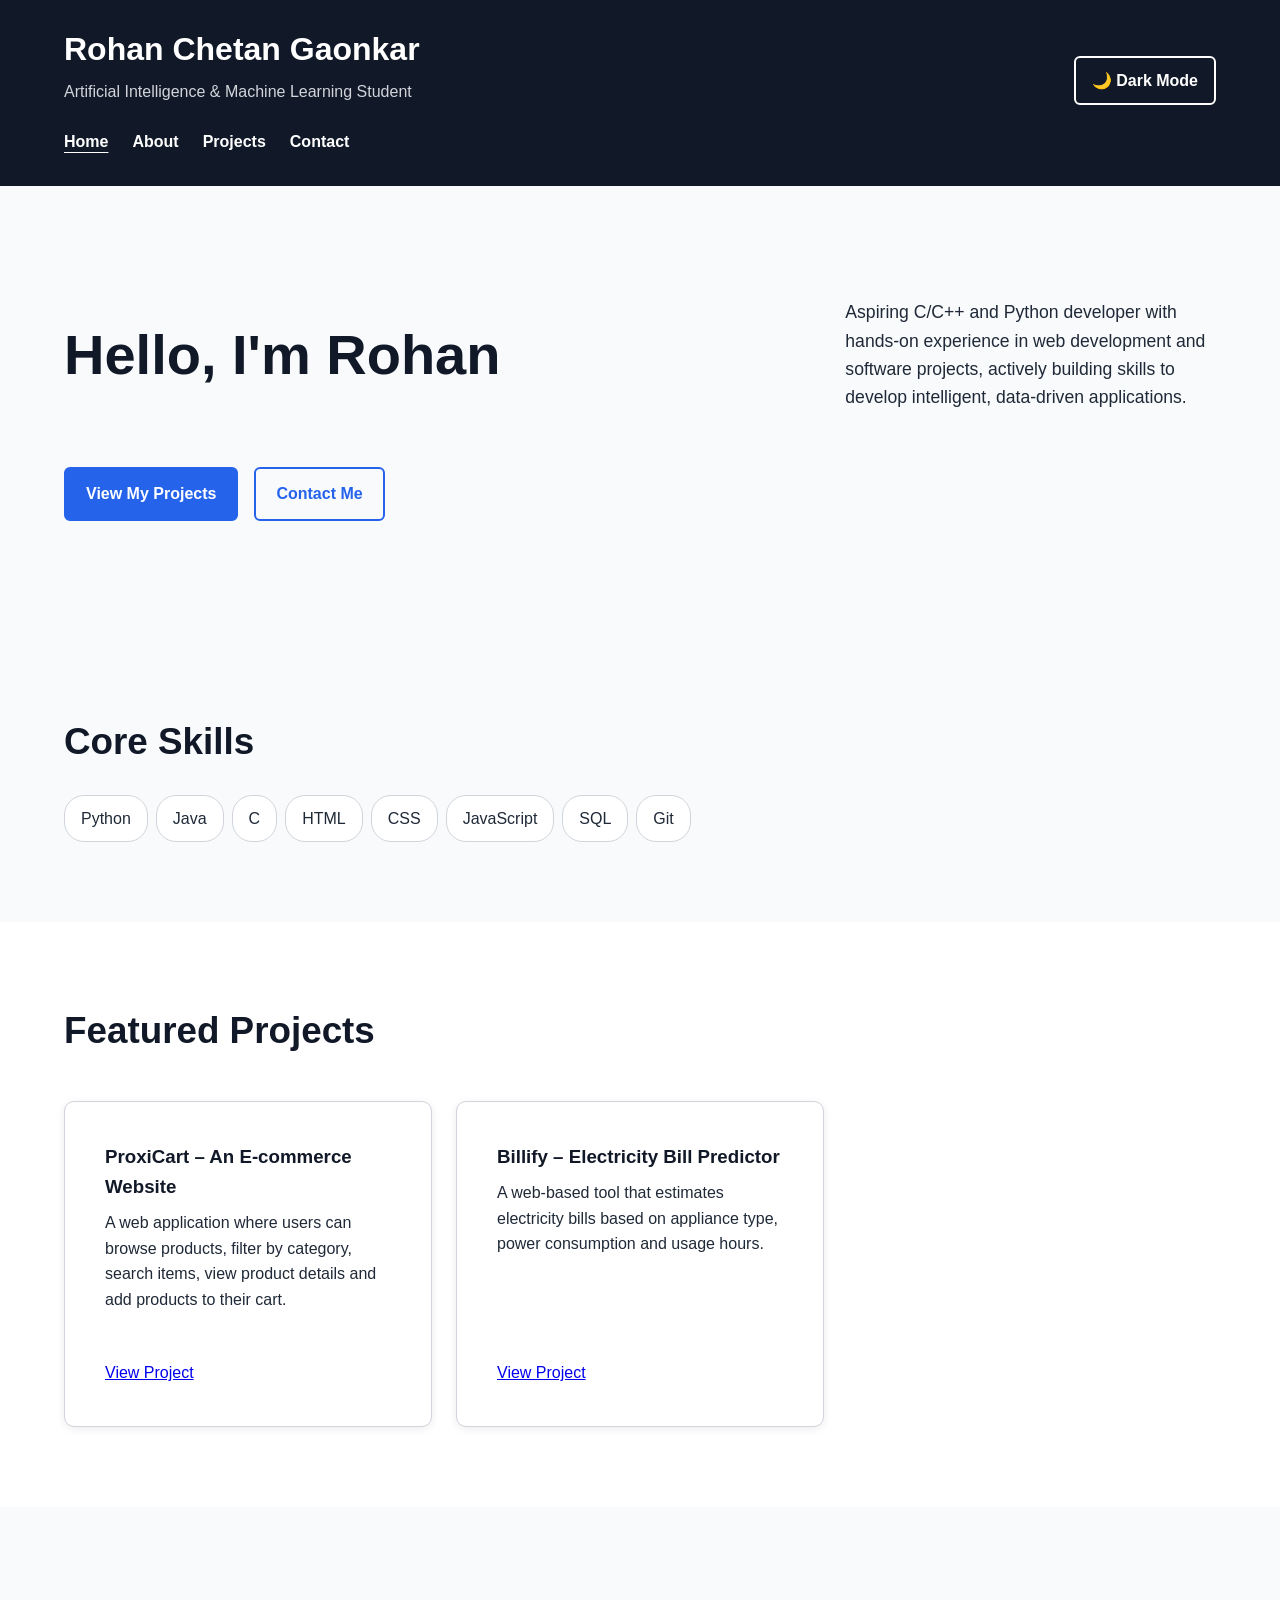
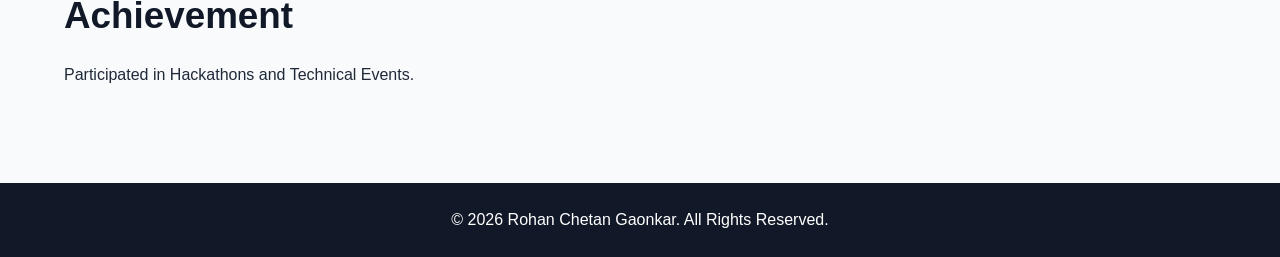
<file: index.html>
<!DOCTYPE html>
<html lang="en">

<head>
    <meta charset="UTF-8">

    <meta name="viewport" content="width=device-width, initial-scale=1.0">

    <title>Rohan Chetan Gaonkar | AI &amp; ML Portfolio</title>

    <meta name="description"
        content="Portfolio of Rohan Chetan Gaonkar, an aspiring AI and Machine Learning developer skilled in Python, Java, C, JavaScript, SQL and web development.">

    <meta name="author" content="Rohan Chetan Gaonkar">

    <meta name="robots" content="index, follow">

    <link rel="canonical"
        href="https://rohangaonkar3.github.io/portfolio/">

    <link rel="stylesheet" href="css/style.css">
</head>

<body>

    <!-- Skip Navigation -->
    <a class="skip-link" href="#main-content">
        Skip to main content
    </a>

    <!-- Header -->
    <header role="banner">

        <div class="container">

            <!-- Header Top -->
            <div class="header-top">

                <div class="header-info">

                    <h1>
                        Rohan Chetan Gaonkar
                    </h1>

                    <p>
                        Artificial Intelligence &amp; Machine Learning Student
                    </p>

                </div>

                <!-- Theme Toggle -->
                <button
                    type="button"
                    class="theme-toggle"
                    id="themeToggle"
                    aria-label="Toggle between light and dark mode">
                    🌙 Dark Mode
                </button>

            </div>

            <!-- Navigation -->
            <nav aria-label="Primary Navigation">

                <ul>

                    <li>
                        <a href="index.html" aria-current="page">
                            Home
                        </a>
                    </li>

                    <li>
                        <a href="about.html">
                            About
                        </a>
                    </li>

                    <li>
                        <a href="projects.html">
                            Projects
                        </a>
                    </li>

                    <li>
                        <a href="contact.html">
                            Contact
                        </a>
                    </li>

                </ul>

            </nav>

        </div>

    </header>

    <!-- Main Content -->
    <main id="main-content">

        <!-- Hero Section -->
        <section class="hero" aria-labelledby="hero-heading">

            <div class="container">

                <h2 id="hero-heading">
                    Hello, I'm Rohan
                </h2>

                <p>
                    Aspiring C/C++ and Python developer with hands-on
                    experience in web development and software projects,
                    actively building skills to develop intelligent,
                    data-driven applications.
                </p>

                <div class="hero-buttons">

                    <a href="projects.html" class="button">
                        View My Projects
                    </a>

                    <a href="contact.html"
                        class="button secondary-button">
                        Contact Me
                    </a>

                </div>

            </div>

        </section>

        <!-- Skills Section -->
        <section class="skills" aria-labelledby="skills-heading">

            <div class="container">

                <h2 id="skills-heading">
                    Core Skills
                </h2>

                <ul class="skills-list">

                    <li>Python</li>
                    <li>Java</li>
                    <li>C</li>
                    <li>HTML</li>
                    <li>CSS</li>
                    <li>JavaScript</li>
                    <li>SQL</li>
                    <li>Git</li>

                </ul>

            </div>

        </section>

        <!-- Featured Projects -->
        <section class="featured-projects"
            aria-labelledby="projects-heading">

            <div class="container">

                <h2 id="projects-heading">
                    Featured Projects
                </h2>

                <div class="project-grid">

                    <!-- ProxiCart -->
                    <article class="project-card">

                        <h3>
                            ProxiCart – An E-commerce Website
                        </h3>

                        <p>
                            A web application where users can browse
                            products, filter by category, search items,
                            view product details and add products to
                            their cart.
                        </p>

                        <a href="projects.html"
                            aria-label="Learn more about ProxiCart project">
                            View Project
                        </a>

                    </article>

                    <!-- Billify -->
                    <article class="project-card">

                        <h3>
                            Billify – Electricity Bill Predictor
                        </h3>

                        <p>
                            A web-based tool that estimates electricity
                            bills based on appliance type, power
                            consumption and usage hours.
                        </p>

                        <a href="projects.html"
                            aria-label="Learn more about Billify project">
                            View Project
                        </a>

                    </article>

                </div>

            </div>

        </section>

        <!-- Achievement Section -->
        <section class="achievement"
            aria-labelledby="achievement-heading">

            <div class="container">

                <h2 id="achievement-heading">
                    Achievement
                </h2>

                <p>
                    Participated in Hackathons and Technical Events.
                </p>

            </div>

        </section>

    </main>

    <!-- Footer -->
    <footer role="contentinfo">

        <div class="container">

            <p>
                &copy; 2026 Rohan Chetan Gaonkar.
                All Rights Reserved.
            </p>

        </div>

    </footer>

    <!-- JavaScript -->
    <script src="js/script.js"></script>

</body>

</html>
</file>
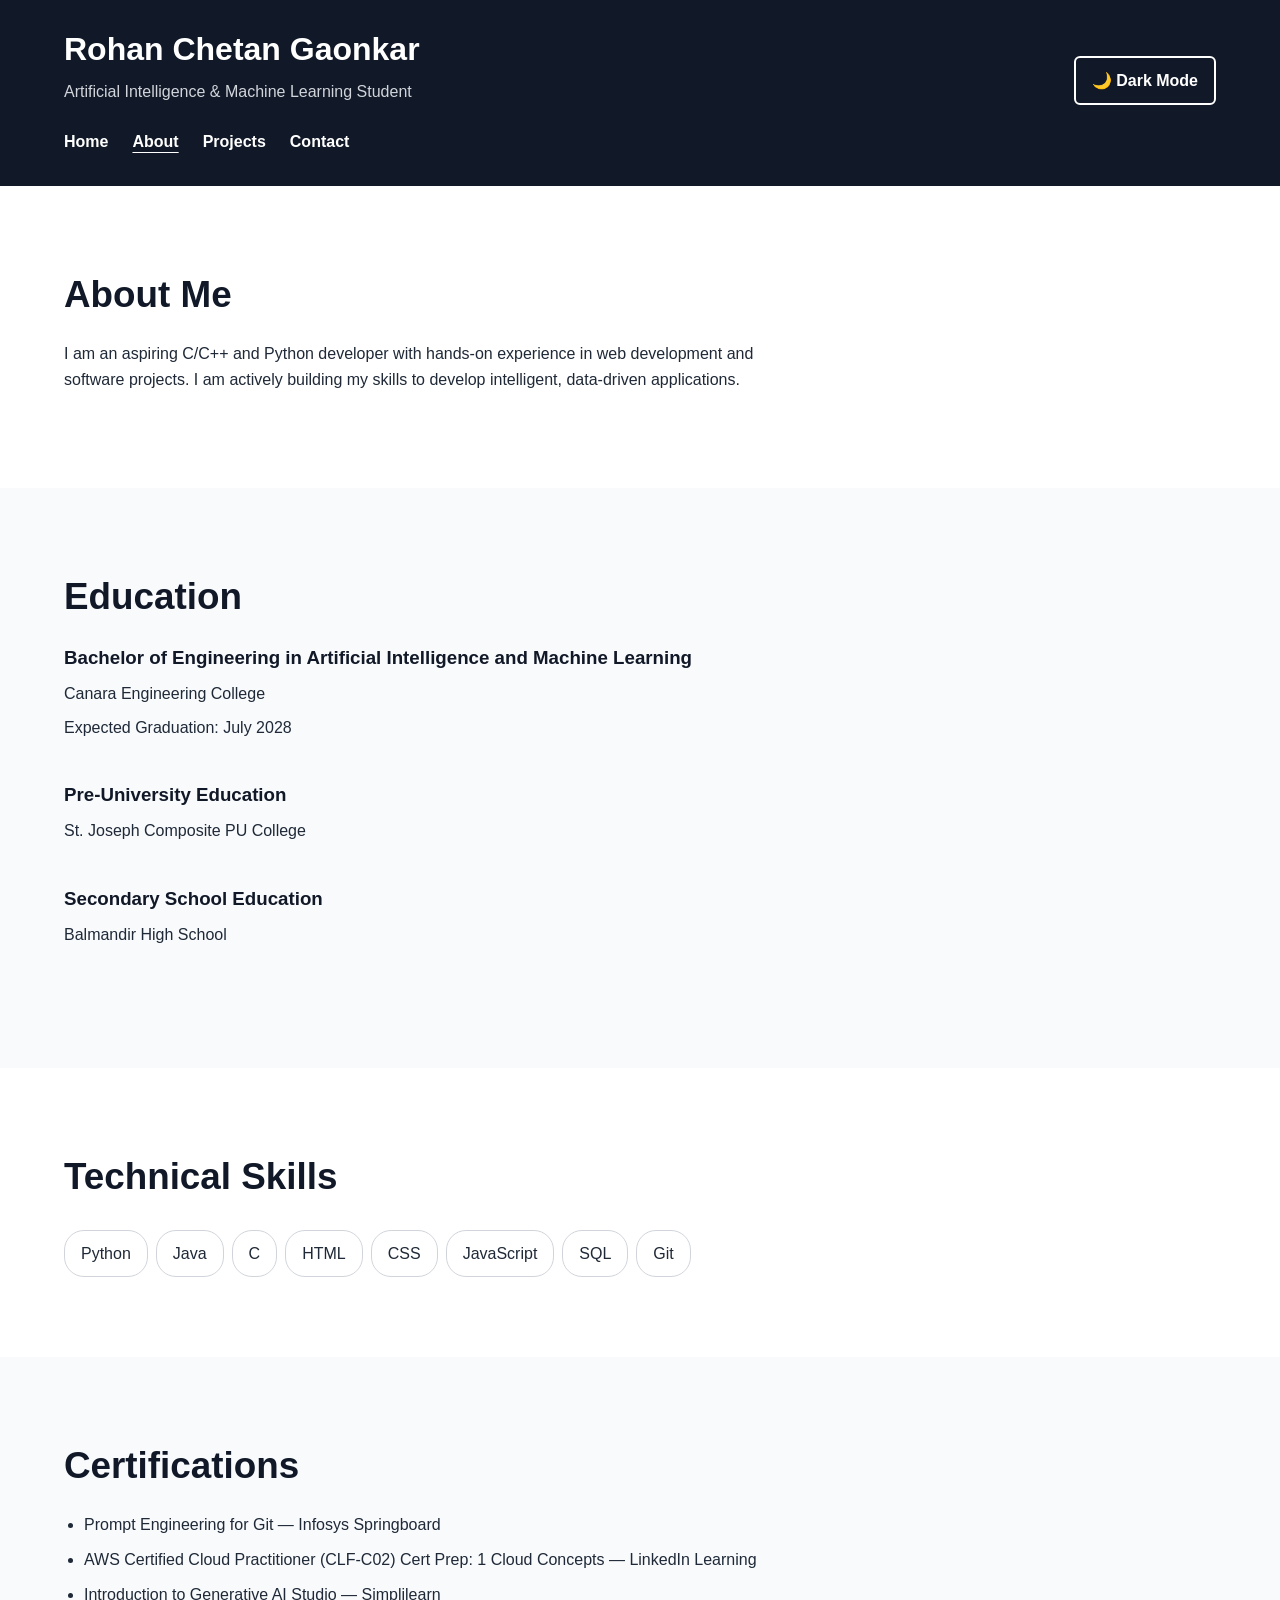
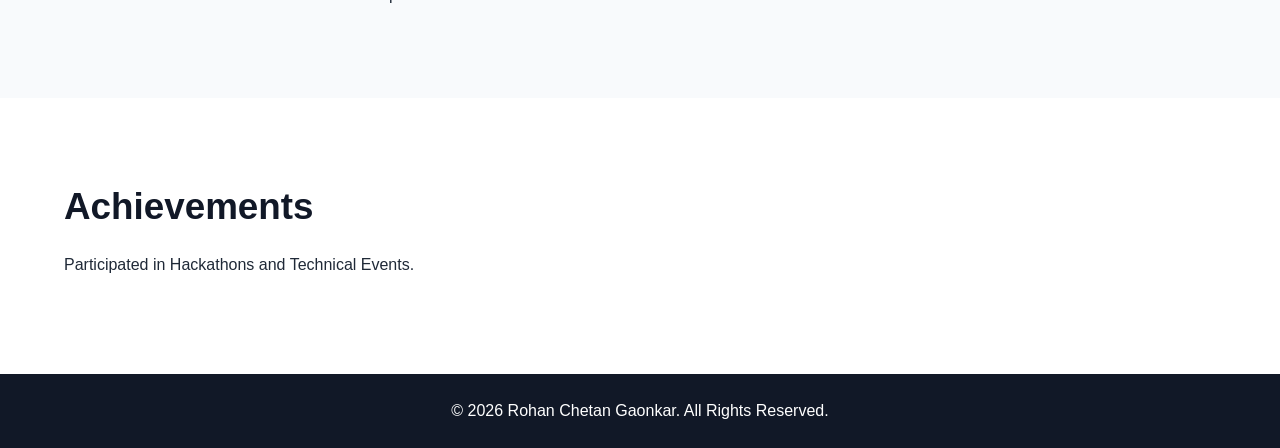
<file: about.html>
<!DOCTYPE html>
<html lang="en">

<head>
    <meta charset="UTF-8">

    <meta name="viewport" content="width=device-width, initial-scale=1.0">

    <title>About Rohan Chetan Gaonkar | AI &amp; ML Student</title>

    <meta name="description"
        content="Learn more about Rohan Chetan Gaonkar, his education, technical skills, certifications and achievements in Artificial Intelligence and Machine Learning.">

    <meta name="author" content="Rohan Chetan Gaonkar">

    <meta name="robots" content="index, follow">

    <link rel="canonical"
        href="https://rohangaonkar3.github.io/portfolio/about.html">

    <link rel="stylesheet" href="css/style.css">
</head>

<body>

    <!-- Skip Navigation -->
    <a class="skip-link" href="#main-content">
        Skip to main content
    </a>

    <!-- Header -->
    <header role="banner">

        <div class="container">

            <!-- Header Top -->
            <div class="header-top">

                <div class="header-info">

                    <h1>
                        Rohan Chetan Gaonkar
                    </h1>

                    <p>
                        Artificial Intelligence &amp; Machine Learning Student
                    </p>

                </div>

                <!-- Theme Toggle -->
                <button
                    type="button"
                    class="theme-toggle"
                    id="themeToggle"
                    aria-label="Toggle between light and dark mode">
                    🌙 Dark Mode
                </button>

            </div>

            <!-- Navigation -->
            <nav aria-label="Primary Navigation">

                <ul>

                    <li>
                        <a href="index.html">
                            Home
                        </a>
                    </li>

                    <li>
                        <a href="about.html" aria-current="page">
                            About
                        </a>
                    </li>

                    <li>
                        <a href="projects.html">
                            Projects
                        </a>
                    </li>

                    <li>
                        <a href="contact.html">
                            Contact
                        </a>
                    </li>

                </ul>

            </nav>

        </div>

    </header>

    <!-- Main Content -->
    <main id="main-content">

        <!-- About Section -->
        <section aria-labelledby="about-heading">

            <div class="container">

                <h2 id="about-heading">
                    About Me
                </h2>

                <p>
                    I am an aspiring C/C++ and Python developer with
                    hands-on experience in web development and software
                    projects. I am actively building my skills to
                    develop intelligent, data-driven applications.
                </p>

            </div>

        </section>

        <!-- Education Section -->
        <section aria-labelledby="education-heading">

            <div class="container">

                <h2 id="education-heading">
                    Education
                </h2>

                <article>

                    <h3>
                        Bachelor of Engineering in
                        Artificial Intelligence and Machine Learning
                    </h3>

                    <p>
                        Canara Engineering College
                    </p>

                    <p>
                        Expected Graduation: July 2028
                    </p>

                </article>

                <article>

                    <h3>
                        Pre-University Education
                    </h3>

                    <p>
                        St. Joseph Composite PU College
                    </p>

                </article>

                <article>

                    <h3>
                        Secondary School Education
                    </h3>

                    <p>
                        Balmandir High School
                    </p>

                </article>

            </div>

        </section>

        <!-- Skills Section -->
        <section aria-labelledby="skills-heading">

            <div class="container">

                <h2 id="skills-heading">
                    Technical Skills
                </h2>

                <ul class="skills-list">

                    <li>Python</li>
                    <li>Java</li>
                    <li>C</li>
                    <li>HTML</li>
                    <li>CSS</li>
                    <li>JavaScript</li>
                    <li>SQL</li>
                    <li>Git</li>

                </ul>

            </div>

        </section>

        <!-- Certifications Section -->
        <section aria-labelledby="certifications-heading">

            <div class="container">

                <h2 id="certifications-heading">
                    Certifications
                </h2>

                <ul>

                    <li>
                        Prompt Engineering for Git —
                        Infosys Springboard
                    </li>

                    <li>
                        AWS Certified Cloud Practitioner
                        (CLF-C02) Cert Prep: 1 Cloud Concepts —
                        LinkedIn Learning
                    </li>

                    <li>
                        Introduction to Generative AI Studio —
                        Simplilearn
                    </li>

                </ul>

            </div>

        </section>

        <!-- Achievements Section -->
        <section aria-labelledby="achievements-heading">

            <div class="container">

                <h2 id="achievements-heading">
                    Achievements
                </h2>

                <p>
                    Participated in Hackathons and Technical Events.
                </p>

            </div>

        </section>

    </main>

    <!-- Footer -->
    <footer role="contentinfo">

        <div class="container">

            <p>
                &copy; 2026 Rohan Chetan Gaonkar.
                All Rights Reserved.
            </p>

        </div>

    </footer>

    <!-- JavaScript -->
    <script src="js/script.js"></script>

</body>

</html>
</file>
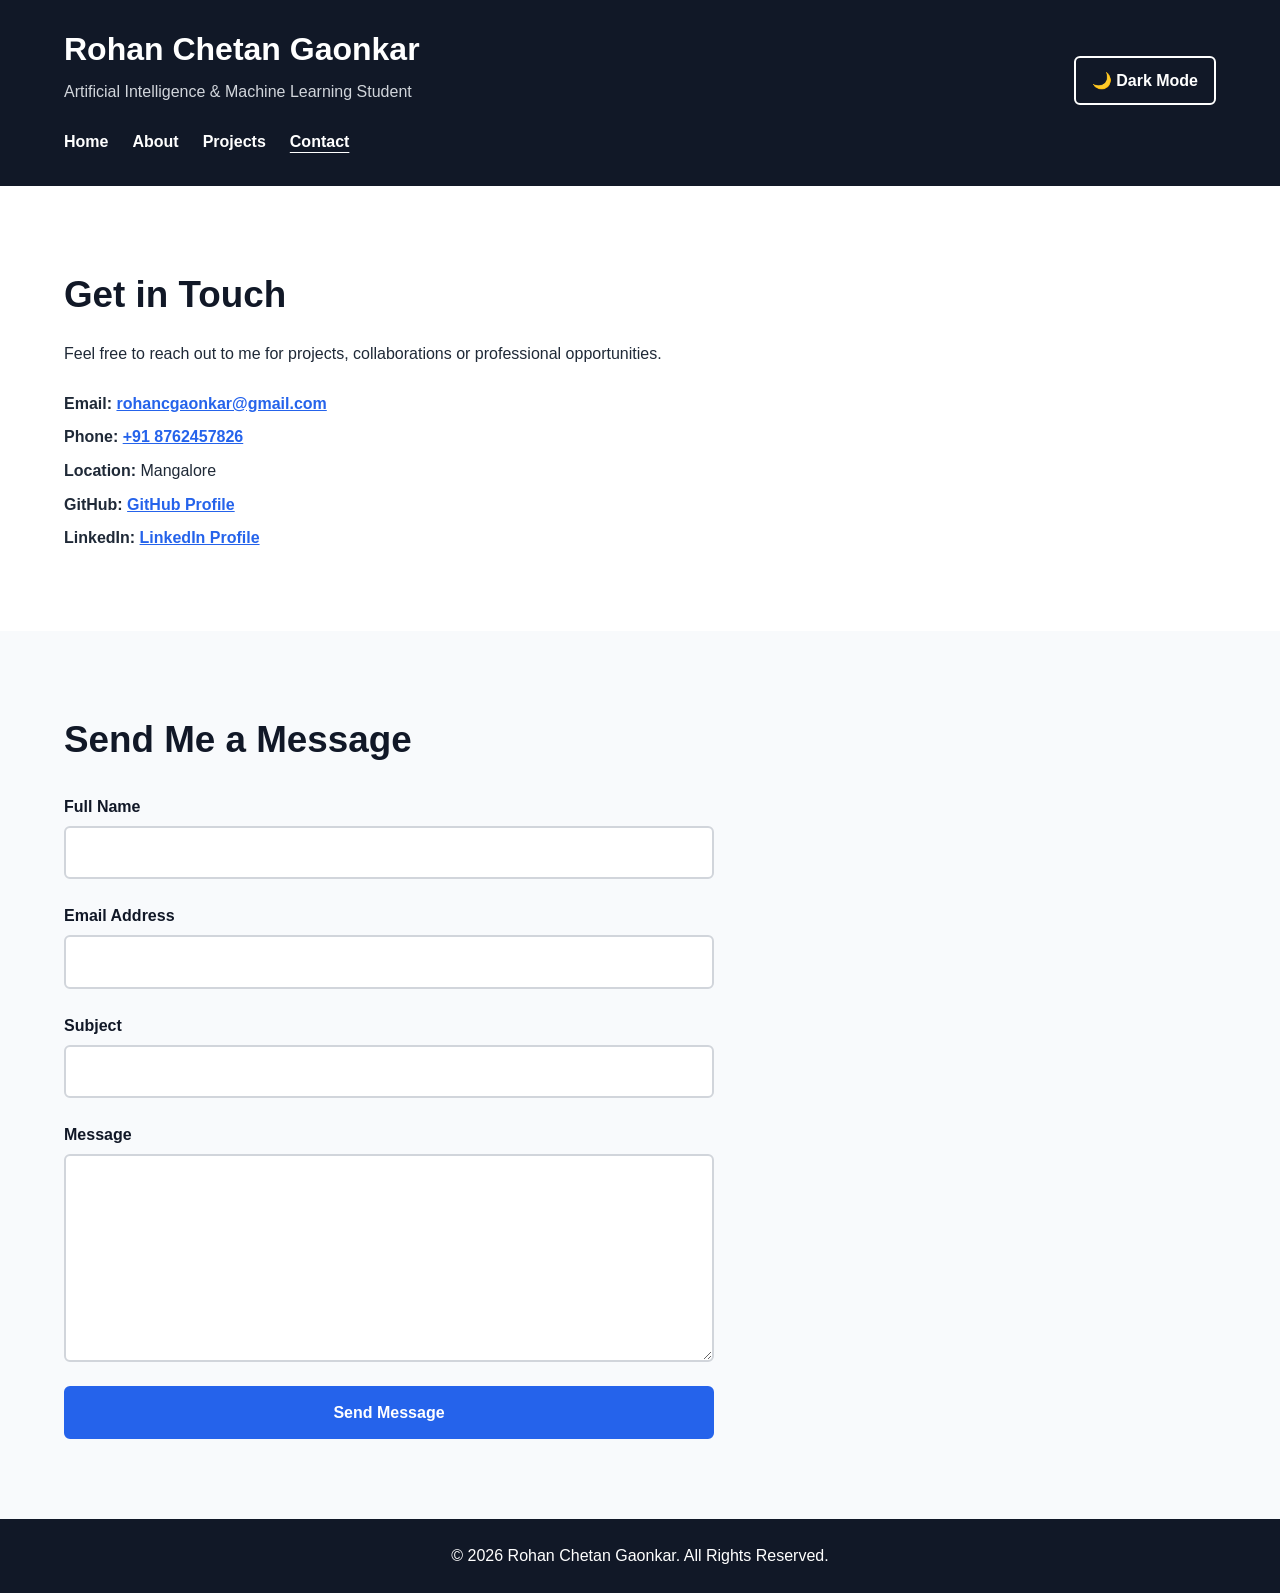
<file: contact.html>
<!DOCTYPE html>
<html lang="en">

<head>
    <meta charset="UTF-8">

    <meta name="viewport" content="width=device-width, initial-scale=1.0">

    <title>Contact Rohan Chetan Gaonkar | Portfolio</title>

    <meta name="description"
        content="Contact Rohan Chetan Gaonkar for projects, collaborations and professional opportunities.">

    <meta name="author" content="Rohan Chetan Gaonkar">

    <meta name="robots" content="index, follow">

    <link rel="canonical"
        href="https://rohangaonkar3.github.io/portfolio/contact.html">

    <link rel="stylesheet" href="css/style.css">
</head>

<body>

    <!-- Skip Navigation -->
    <a class="skip-link" href="#main-content">
        Skip to main content
    </a>

    <!-- Header -->
    <header role="banner">

        <div class="container">

            <!-- Header Top -->
            <div class="header-top">

                <div class="header-info">

                    <h1>
                        Rohan Chetan Gaonkar
                    </h1>

                    <p>
                        Artificial Intelligence &amp; Machine Learning Student
                    </p>

                </div>

                <!-- Theme Toggle -->
                <button
                    type="button"
                    class="theme-toggle"
                    id="themeToggle"
                    aria-label="Toggle between light and dark mode">
                    🌙 Dark Mode
                </button>

            </div>

            <!-- Navigation -->
            <nav aria-label="Primary Navigation">

                <ul>

                    <li>
                        <a href="index.html">
                            Home
                        </a>
                    </li>

                    <li>
                        <a href="about.html">
                            About
                        </a>
                    </li>

                    <li>
                        <a href="projects.html">
                            Projects
                        </a>
                    </li>

                    <li>
                        <a href="contact.html" aria-current="page">
                            Contact
                        </a>
                    </li>

                </ul>

            </nav>

        </div>

    </header>

    <!-- Main Content -->
    <main id="main-content">

        <!-- Contact Section -->
        <section aria-labelledby="contact-heading">

            <div class="container">

                <h2 id="contact-heading">
                    Get in Touch
                </h2>

                <p>
                    Feel free to reach out to me for projects,
                    collaborations or professional opportunities.
                </p>

                <!-- Contact Information -->
                <address>

                    <p>
                        <strong>Email:</strong>
                        <a href="mailto:rohancgaonkar@gmail.com">
                            rohancgaonkar@gmail.com
                        </a>
                    </p>

                    <p>
                        <strong>Phone:</strong>
                        <a href="tel:+918762457826">
                            +91 8762457826
                        </a>
                    </p>

                    <p>
                        <strong>Location:</strong>
                        Mangalore
                    </p>

                    <p>
                        <strong>GitHub:</strong>
                        <a
                            href="https://github.com/rohangonkar3"
                            target="_blank"
                            rel="noopener noreferrer"
                            aria-label="Visit Rohan's GitHub profile">
                            GitHub Profile
                        </a>
                    </p>

                    <p>
                        <strong>LinkedIn:</strong>
                        <a
                            href="https://www.linkedin.com/in/rohan-gaonkar-565b33349"
                            target="_blank"
                            rel="noopener noreferrer"
                            aria-label="Visit Rohan's LinkedIn profile">
                            LinkedIn Profile
                        </a>
                    </p>

                </address>

            </div>

        </section>

        <!-- Contact Form -->
        <section aria-labelledby="form-heading">

            <div class="container">

                <h2 id="form-heading">
                    Send Me a Message
                </h2>

                <form
                    action="#"
                    method="post"
                    aria-label="Contact form">

                    <div class="form-group">

                        <label for="name">
                            Full Name
                        </label>

                        <input
                            type="text"
                            id="name"
                            name="name"
                            autocomplete="name"
                            required
                            aria-required="true">

                    </div>

                    <div class="form-group">

                        <label for="email">
                            Email Address
                        </label>

                        <input
                            type="email"
                            id="email"
                            name="email"
                            autocomplete="email"
                            required
                            aria-required="true">

                    </div>

                    <div class="form-group">

                        <label for="subject">
                            Subject
                        </label>

                        <input
                            type="text"
                            id="subject"
                            name="subject"
                            required
                            aria-required="true">

                    </div>

                    <div class="form-group">

                        <label for="message">
                            Message
                        </label>

                        <textarea
                            id="message"
                            name="message"
                            rows="7"
                            required
                            aria-required="true"></textarea>

                    </div>

                    <button type="submit">
                        Send Message
                    </button>

                </form>

            </div>

        </section>

    </main>

    <!-- Footer -->
    <footer role="contentinfo">

        <div class="container">

            <p>
                &copy; 2026 Rohan Chetan Gaonkar.
                All Rights Reserved.
            </p>

        </div>

    </footer>

    <!-- JavaScript -->
    <script src="js/script.js"></script>

</body>

</html>
</file>
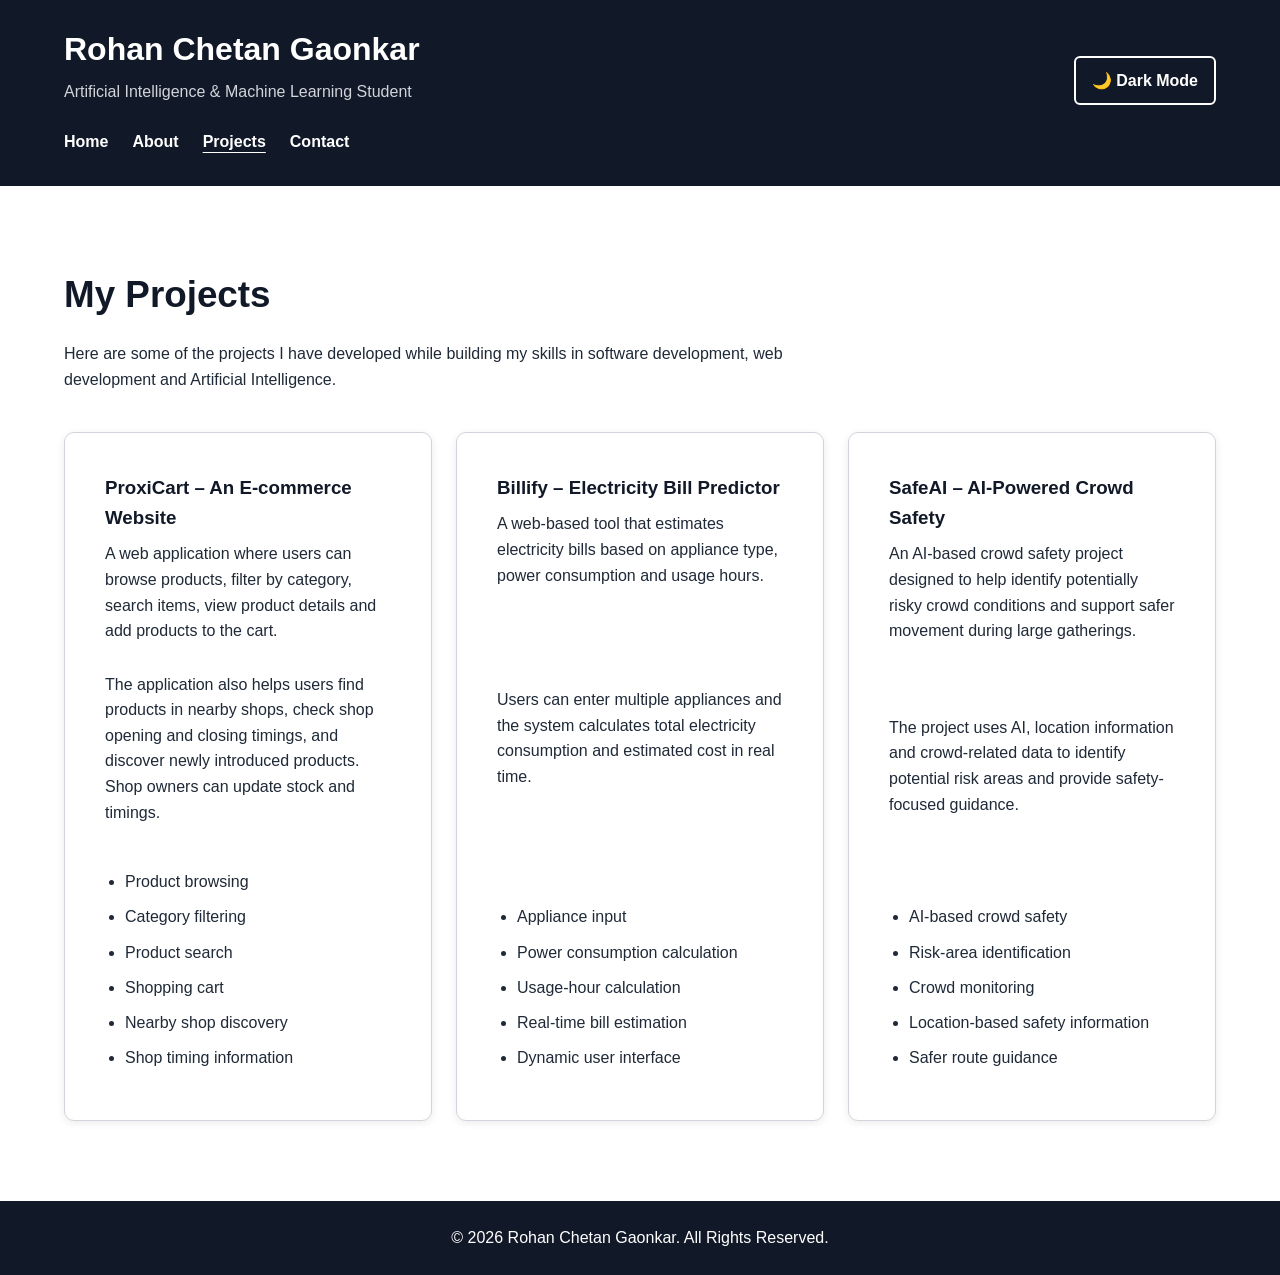
<file: projects.html>
<!DOCTYPE html>
<html lang="en">

<head>
    <meta charset="UTF-8">

    <meta name="viewport" content="width=device-width, initial-scale=1.0">

    <title>Projects | Rohan Chetan Gaonkar</title>

    <meta name="description"
        content="Explore projects by Rohan Chetan Gaonkar, including ProxiCart, Billify and SafeAI.">

    <meta name="author" content="Rohan Chetan Gaonkar">

    <meta name="robots" content="index, follow">

    <link rel="canonical"
        href="https://rohangaonkar3.github.io/portfolio/projects.html">

    <link rel="stylesheet" href="css/style.css">
</head>

<body>

    <!-- Skip Navigation -->
    <a class="skip-link" href="#main-content">
        Skip to main content
    </a>

    <!-- Header -->
    <header role="banner">

        <div class="container">

            <!-- Header Top -->
            <div class="header-top">

                <div class="header-info">

                    <h1>
                        Rohan Chetan Gaonkar
                    </h1>

                    <p>
                        Artificial Intelligence &amp; Machine Learning Student
                    </p>

                </div>

                <!-- Theme Toggle -->
                <button
                    type="button"
                    class="theme-toggle"
                    id="themeToggle"
                    aria-label="Toggle between light and dark mode">
                    🌙 Dark Mode
                </button>

            </div>

            <!-- Navigation -->
            <nav aria-label="Primary Navigation">

                <ul>

                    <li>
                        <a href="index.html">
                            Home
                        </a>
                    </li>

                    <li>
                        <a href="about.html">
                            About
                        </a>
                    </li>

                    <li>
                        <a href="projects.html" aria-current="page">
                            Projects
                        </a>
                    </li>

                    <li>
                        <a href="contact.html">
                            Contact
                        </a>
                    </li>

                </ul>

            </nav>

        </div>

    </header>

    <!-- Main Content -->
    <main id="main-content">

        <section aria-labelledby="projects-heading">

            <div class="container">

                <h2 id="projects-heading">
                    My Projects
                </h2>

                <p>
                    Here are some of the projects I have developed
                    while building my skills in software development,
                    web development and Artificial Intelligence.
                </p>

                <!-- Project Grid -->
                <div class="project-grid">

                    <!-- ProxiCart -->
                    <article class="project-card">

                        <h3>
                            ProxiCart – An E-commerce Website
                        </h3>

                        <p>
                            A web application where users can browse
                            products, filter by category, search items,
                            view product details and add products to
                            the cart.
                        </p>

                        <p>
                            The application also helps users find
                            products in nearby shops, check shop
                            opening and closing timings, and discover
                            newly introduced products. Shop owners
                            can update stock and timings.
                        </p>

                        <ul aria-label="ProxiCart features">

                            <li>
                                Product browsing
                            </li>

                            <li>
                                Category filtering
                            </li>

                            <li>
                                Product search
                            </li>

                            <li>
                                Shopping cart
                            </li>

                            <li>
                                Nearby shop discovery
                            </li>

                            <li>
                                Shop timing information
                            </li>

                        </ul>

                    </article>

                    <!-- Billify -->
                    <article class="project-card">

                        <h3>
                            Billify – Electricity Bill Predictor
                        </h3>

                        <p>
                            A web-based tool that estimates electricity
                            bills based on appliance type, power
                            consumption and usage hours.
                        </p>

                        <p>
                            Users can enter multiple appliances and
                            the system calculates total electricity
                            consumption and estimated cost in real time.
                        </p>

                        <ul aria-label="Billify features">

                            <li>
                                Appliance input
                            </li>

                            <li>
                                Power consumption calculation
                            </li>

                            <li>
                                Usage-hour calculation
                            </li>

                            <li>
                                Real-time bill estimation
                            </li>

                            <li>
                                Dynamic user interface
                            </li>

                        </ul>

                    </article>

                    <!-- SafeAI -->
                    <article class="project-card">

                        <h3>
                            SafeAI – AI-Powered Crowd Safety
                        </h3>

                        <p>
                            An AI-based crowd safety project designed
                            to help identify potentially risky crowd
                            conditions and support safer movement
                            during large gatherings.
                        </p>

                        <p>
                            The project uses AI, location information
                            and crowd-related data to identify
                            potential risk areas and provide
                            safety-focused guidance.
                        </p>

                        <ul aria-label="SafeAI features">

                            <li>
                                AI-based crowd safety
                            </li>

                            <li>
                                Risk-area identification
                            </li>

                            <li>
                                Crowd monitoring
                            </li>

                            <li>
                                Location-based safety information
                            </li>

                            <li>
                                Safer route guidance
                            </li>

                        </ul>

                    </article>

                </div>

            </div>

        </section>

    </main>

    <!-- Footer -->
    <footer role="contentinfo">

        <div class="container">

            <p>
                &copy; 2026 Rohan Chetan Gaonkar.
                All Rights Reserved.
            </p>

        </div>

    </footer>

    <!-- JavaScript -->
    <script src="js/script.js"></script>

</body>

</html>
</file>
<file: css/style.css>
/* =========================================
   CSS VARIABLES
   ========================================= */

:root {
    --bg-color: #ffffff;
    --surface-color: #f8fafc;
    --text-color: #1f2937;
    --heading-color: #111827;
    --primary-color: #2563eb;
    --primary-hover: #1d4ed8;
    --border-color: #d1d5db;
    --header-bg: #111827;
    --header-text: #ffffff;
    --focus-color: #f59e0b;

    --spacing-xs: 0.5rem;
    --spacing-sm: 1rem;
    --spacing-md: 1.5rem;
    --spacing-lg: 2.5rem;
    --spacing-xl: 4rem;

    --radius-sm: 6px;
    --radius-md: 10px;

    --shadow-sm: 0 2px 8px rgba(0, 0, 0, 0.08);
    --transition: 0.3s ease;
}


/* =========================================
   DARK THEME
   ========================================= */

[data-theme="dark"] {
    --bg-color: #111827;
    --surface-color: #1f2937;
    --text-color: #e5e7eb;
    --heading-color: #ffffff;
    --primary-color: #60a5fa;
    --primary-hover: #93c5fd;
    --border-color: #4b5563;
    --header-bg: #030712;
    --header-text: #ffffff;
    --focus-color: #fbbf24;

    --shadow-sm: 0 2px 8px rgba(0, 0, 0, 0.3);
}


/* =========================================
   RESET
   ========================================= */

* {
    box-sizing: border-box;
    margin: 0;
    padding: 0;
}

html {
    scroll-behavior: smooth;
}

body {
    font-family: Arial, Helvetica, sans-serif;
    line-height: 1.6;
    color: var(--text-color);
    background-color: var(--bg-color);

    transition:
        background-color var(--transition),
        color var(--transition);
}

img {
    max-width: 100%;
    height: auto;
    display: block;
}

.container {
    width: min(92%, 1100px);
    margin-inline: auto;
}


/* =========================================
   ACCESSIBILITY
   ========================================= */

.skip-link {
    position: absolute;
    top: 10px;
    left: -9999px;

    z-index: 9999;

    padding: 12px 16px;

    background-color: var(--header-bg);
    color: var(--header-text);

    text-decoration: none;
    border-radius: var(--radius-sm);
}

.skip-link:focus {
    left: 10px;
}

a:focus-visible,
button:focus-visible,
input:focus-visible,
textarea:focus-visible {
    outline: 3px solid var(--focus-color);
    outline-offset: 3px;
}


/* =========================================
   HEADER
   FLEXBOX
   ========================================= */

header {
    background-color: var(--header-bg);
    color: var(--header-text);
    padding: var(--spacing-md) 0;
}

header .container {
    display: flex;
    flex-direction: column;
    gap: var(--spacing-sm);
}


/* =========================================
   HEADER INFORMATION
   ========================================= */

.header-top {
    display: flex;
    align-items: flex-end;
    justify-content: space-between;

    gap: var(--spacing-md);
}

.header-info {
    display: flex;
    flex-direction: column;
    gap: 0.25rem;
}

header h1 {
    font-size: clamp(1.5rem, 5vw, 2rem);
    margin: 0;
}

header p {
    color: #d1d5db;
    margin: 0;
}


/* =========================================
   NAVIGATION
   FLEXBOX
   ========================================= */

nav ul {
    display: flex;
    flex-wrap: wrap;

    gap: var(--spacing-md);

    list-style: none;
}

nav a {
    display: block;

    padding: 0.5rem 0;

    color: var(--header-text);
    text-decoration: none;
    font-weight: 600;

    transition: color var(--transition);
}

nav a:hover {
    color: var(--primary-color);
}

nav a[aria-current="page"] {
    text-decoration: underline;
    text-underline-offset: 5px;
}


/* =========================================
   THEME TOGGLE
   ========================================= */

.theme-toggle {
    flex-shrink: 0;

    padding: 0.6rem 1rem;

    border: 2px solid var(--header-text);
    border-radius: var(--radius-sm);

    background-color: transparent;
    color: var(--header-text);

    font: inherit;
    font-weight: 600;

    cursor: pointer;

    transition:
        background-color var(--transition),
        color var(--transition);
}

.theme-toggle:hover {
    background-color: var(--header-text);
    color: var(--header-bg);
}


/* =========================================
   MAIN
   ========================================= */

main {
    min-height: 70vh;
}

section {
    padding: var(--spacing-xl) 0;
}

section:nth-child(even) {
    background-color: var(--surface-color);
}

h2 {
    margin-bottom: var(--spacing-sm);

    color: var(--heading-color);

    font-size: clamp(1.7rem, 5vw, 2.3rem);
}

h3 {
    margin-bottom: var(--spacing-xs);
    color: var(--heading-color);
}

p {
    max-width: 750px;
    margin-bottom: var(--spacing-sm);
}


/* =========================================
   HERO
   CSS GRID
   ========================================= */

.hero {
    padding: 5rem 0;
    background-color: var(--surface-color);
}

.hero .container {
    display: grid;
    gap: var(--spacing-lg);
}

.hero h2 {
    font-size: clamp(2rem, 8vw, 3.5rem);
}

.hero p {
    font-size: 1.1rem;
}


/* =========================================
   BUTTONS
   FLEXBOX
   ========================================= */

.hero-buttons {
    display: flex;
    flex-direction: column;

    align-items: flex-start;

    gap: var(--spacing-sm);
}

.button,
button {
    display: inline-block;

    padding: 0.75rem 1.25rem;

    border: 2px solid var(--primary-color);
    border-radius: var(--radius-sm);

    background-color: var(--primary-color);
    color: #ffffff;

    font: inherit;
    font-weight: 600;

    text-decoration: none;

    cursor: pointer;

    transition:
        background-color var(--transition),
        transform var(--transition);
}

.button:hover,
button:hover {
    background-color: var(--primary-hover);
    transform: translateY(-2px);
}

.secondary-button {
    background-color: transparent;
    color: var(--primary-color);
}

.secondary-button:hover {
    color: #ffffff;
}


/* =========================================
   SKILLS
   FLEXBOX
   ========================================= */

.skills-list {
    display: flex;
    flex-wrap: wrap;

    gap: var(--spacing-xs);

    list-style: none;

    margin-top: var(--spacing-md);
}

.skills-list li {
    padding: 0.6rem 1rem;

    border: 1px solid var(--border-color);
    border-radius: 20px;

    background-color: var(--bg-color);
    color: var(--text-color);

    transition:
        transform var(--transition),
        box-shadow var(--transition);
}

.skills-list li:hover {
    transform: translateY(-2px);
    box-shadow: var(--shadow-sm);
}


/* =========================================
   PROJECT GRID
   CSS GRID
   ========================================= */

.project-grid {
    display: grid;

    grid-template-columns: 1fr;

    gap: var(--spacing-md);

    margin-top: var(--spacing-lg);
}

.project-card {
    display: flex;
    flex-direction: column;

    height: 100%;

    padding: var(--spacing-md);

    border: 1px solid var(--border-color);
    border-radius: var(--radius-md);

    background-color: var(--bg-color);

    box-shadow: var(--shadow-sm);

    transition:
        transform var(--transition),
        box-shadow var(--transition);
}

.project-card:hover {
    transform: translateY(-5px);

    box-shadow:
        0 8px 20px rgba(0, 0, 0, 0.12);
}

.project-card p {
    flex-grow: 1;
}

.project-card ul {
    margin: var(--spacing-sm) 0 0 1.25rem;
}

.project-card li {
    margin-bottom: 0.4rem;
}


/* =========================================
   ABOUT / EDUCATION / CERTIFICATIONS
   ========================================= */

article {
    margin-bottom: var(--spacing-lg);
}

article p {
    margin-bottom: 0.5rem;
}

section ul:not(.skills-list) {
    margin-left: 1.25rem;
}

section ul:not(.skills-list) li {
    margin-bottom: 0.6rem;
}


/* =========================================
   CONTACT
   CSS GRID
   ========================================= */

address {
    display: grid;

    gap: var(--spacing-xs);

    margin-top: var(--spacing-md);

    font-style: normal;
}

address p {
    margin-bottom: 0;
}

address a {
    color: var(--primary-color);
    font-weight: 600;
}

address a:hover {
    text-decoration: underline;
}


/* =========================================
   FORM
   CSS GRID
   ========================================= */

form {
    display: grid;

    gap: var(--spacing-md);

    width: min(100%, 650px);

    margin-top: var(--spacing-md);
}

.form-group {
    display: grid;
    gap: 0.4rem;
}

label {
    font-weight: 700;
    color: var(--heading-color);
}

input,
textarea {
    width: 100%;

    padding: 0.75rem;

    border: 2px solid var(--border-color);
    border-radius: var(--radius-sm);

    background-color: var(--bg-color);
    color: var(--text-color);

    font: inherit;
}

textarea {
    min-height: 150px;
    resize: vertical;
}

input:focus,
textarea:focus {
    border-color: var(--primary-color);
}


/* =========================================
   FOOTER
   ========================================= */

footer {
    padding: var(--spacing-md) 0;

    background-color: var(--header-bg);
    color: var(--header-text);

    text-align: center;
}

footer p {
    margin: 0 auto;
}


/* =========================================
   TABLET
   ========================================= */

@media (min-width: 600px) {

    .project-grid {
        grid-template-columns: repeat(2, 1fr);
    }

    .hero-buttons {
        flex-direction: row;
        align-items: center;
    }
}


/* =========================================
   DESKTOP
   ========================================= */

@media (min-width: 900px) {

    section {
        padding: 5rem 0;
    }

    .hero .container {
        grid-template-columns: 2fr 1fr;
        align-items: center;
    }

    .project-grid {
        grid-template-columns: repeat(3, 1fr);
    }

    .project-card {
        padding: var(--spacing-lg);
    }
}


/* =========================================
   LARGE DESKTOP
   ========================================= */

@media (min-width: 1200px) {

    .container {
        width: min(90%, 1200px);
    }

    .hero {
        padding: 7rem 0;
    }
}


/* =========================================
   MOBILE HEADER
   ========================================= */

@media (max-width: 599px) {

    .header-top {
        align-items: flex-start;
    }

    .theme-toggle {
        padding: 0.5rem 0.75rem;
        font-size: 0.9rem;
    }

    nav ul {
        gap: 0.75rem 1rem;
    }
}


/* =========================================
   REDUCED MOTION
   ========================================= */

@media (prefers-reduced-motion: reduce) {

    html {
        scroll-behavior: auto;
    }

    *,
    *::before,
    *::after {
        transition: none !important;
        animation: none !important;
    }
}
</file>
